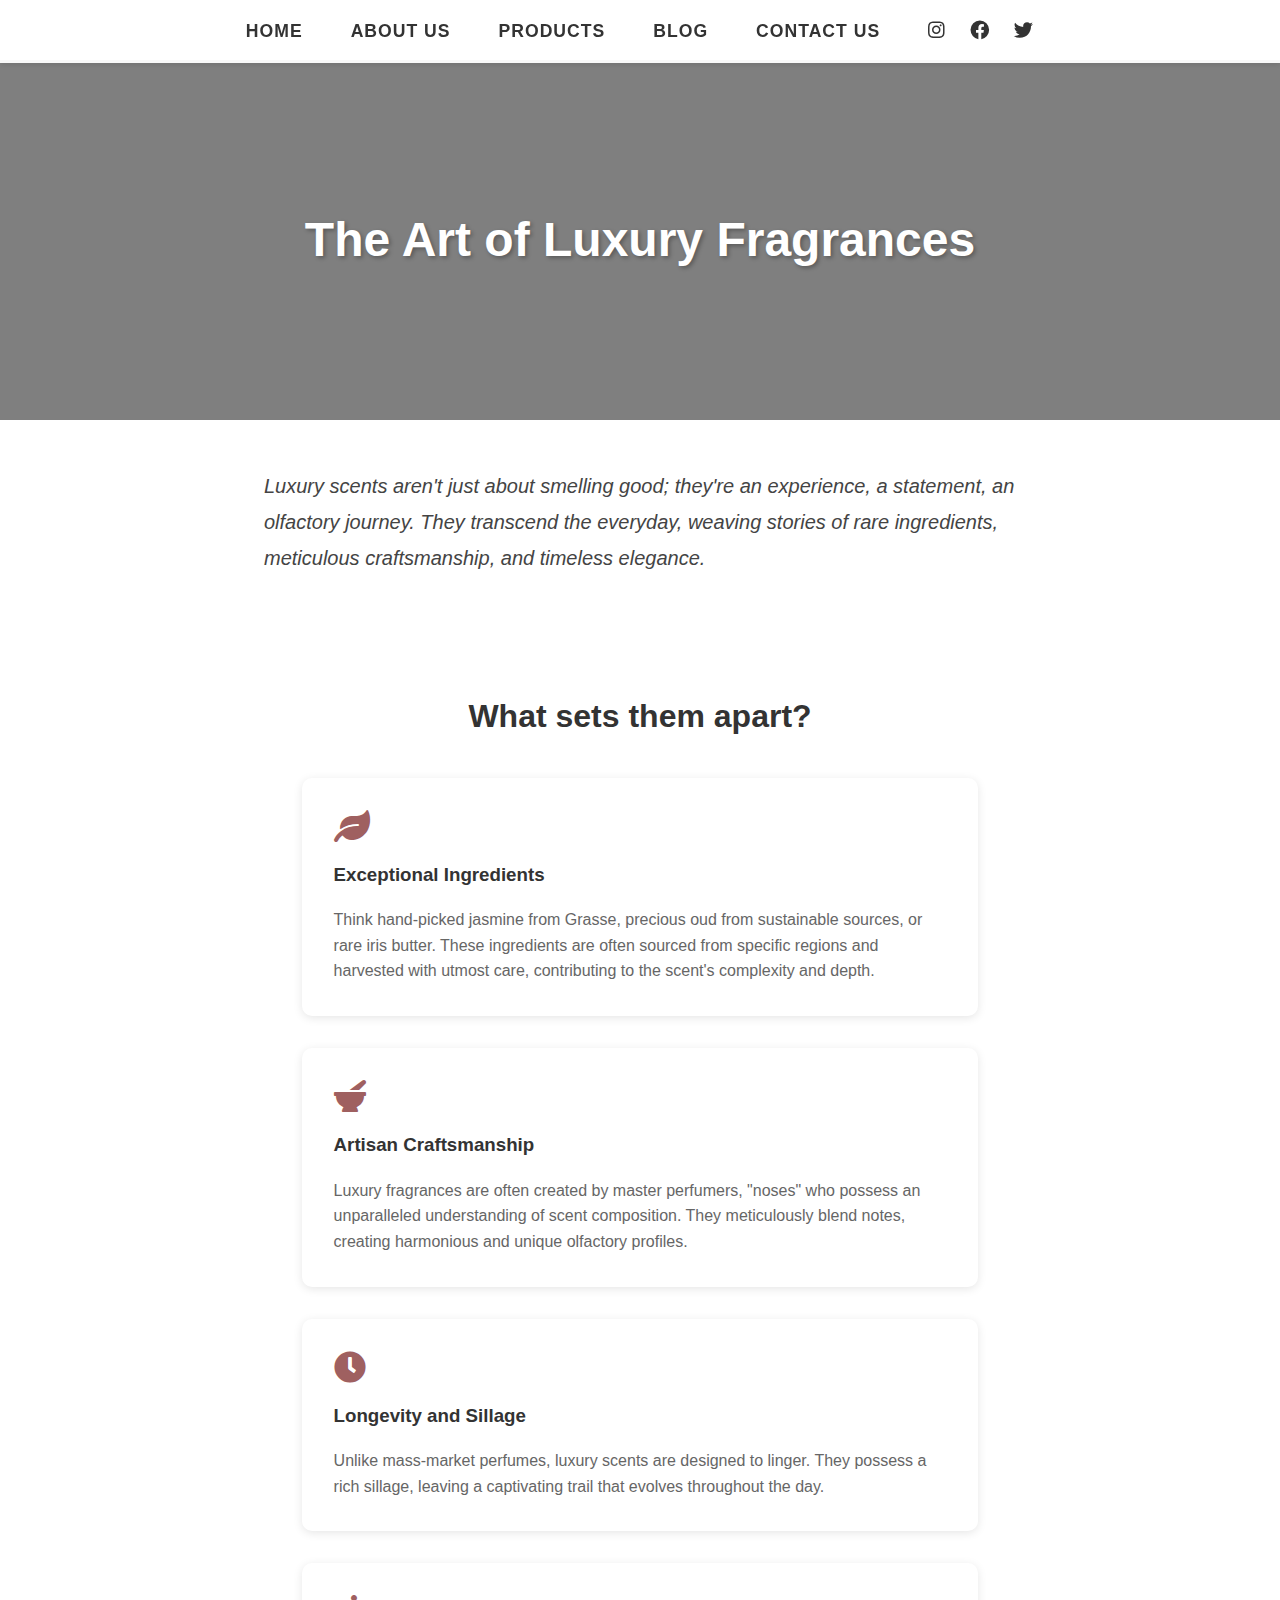
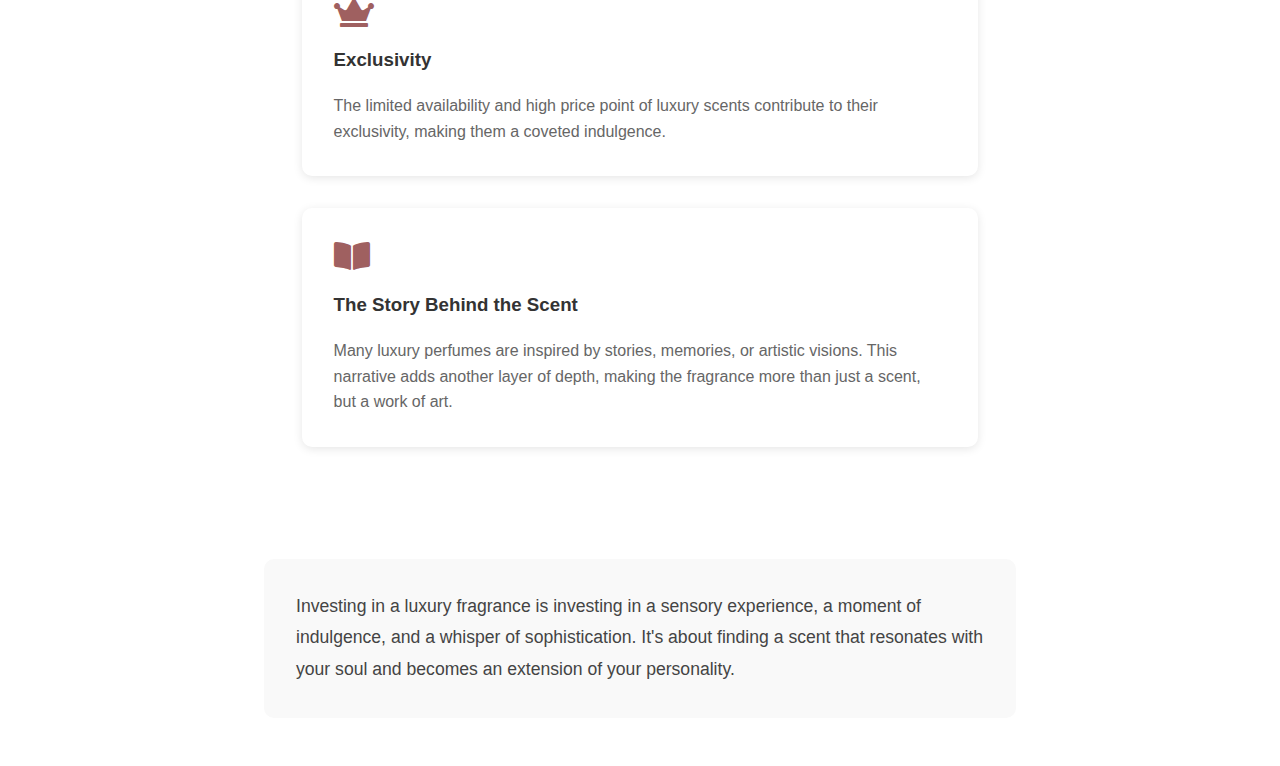
<file: blog.html>
<!DOCTYPE html>
<html lang="en">
<head>
    <meta charset="UTF-8">
    <meta name="viewport" content="width=device-width, initial-scale=1.0">
    <title>Blog - Luxury Scents</title>
    <link rel="stylesheet" href="styles.css">
    <link rel="stylesheet" href="https://cdnjs.cloudflare.com/ajax/libs/font-awesome/5.15.4/css/all.min.css">
</head>
<body>
    <!-- Top Navigation -->
    <nav class="top-nav">
        <ul>
            <li><a href="index.html">Home</a></li>
            <li><a href="about.html">About Us</a></li>
            <li><a href="products.html">Products</a></li>
            <li><a href="blog.html">Blog</a></li>
            <li><a href="contact.html">Contact Us</a></li>
            <li class="social-icons">
                <a href="#"><i class="fab fa-instagram"></i></a>
                <a href="#"><i class="fab fa-facebook"></i></a>
                <a href="#"><i class="fab fa-twitter"></i></a>
            </li>
        </ul>
    </nav>

    <main class="blog-page">
        <div class="blog-hero">
            <h1>The Art of Luxury Fragrances</h1>
        </div>

        <article class="blog-content">
            <div class="blog-intro">
                <p class="lead-text">
                    Luxury scents aren't just about smelling good; they're an experience, a statement, an olfactory journey. They transcend the everyday, weaving stories of rare ingredients, meticulous craftsmanship, and timeless elegance.
                </p>
            </div>

            <section class="blog-section">
                <h2>What sets them apart?</h2>
                <div class="feature-list">
                    <div class="feature-item">
                        <i class="fas fa-leaf"></i>
                        <h3>Exceptional Ingredients</h3>
                        <p>Think hand-picked jasmine from Grasse, precious oud from sustainable sources, or rare iris butter. These ingredients are often sourced from specific regions and harvested with utmost care, contributing to the scent's complexity and depth.</p>
                    </div>

                    <div class="feature-item">
                        <i class="fas fa-mortar-pestle"></i>
                        <h3>Artisan Craftsmanship</h3>
                        <p>Luxury fragrances are often created by master perfumers, "noses" who possess an unparalleled understanding of scent composition. They meticulously blend notes, creating harmonious and unique olfactory profiles.</p>
                    </div>

                    <div class="feature-item">
                        <i class="fas fa-clock"></i>
                        <h3>Longevity and Sillage</h3>
                        <p>Unlike mass-market perfumes, luxury scents are designed to linger. They possess a rich sillage, leaving a captivating trail that evolves throughout the day.</p>
                    </div>

                    <div class="feature-item">
                        <i class="fas fa-crown"></i>
                        <h3>Exclusivity</h3>
                        <p>The limited availability and high price point of luxury scents contribute to their exclusivity, making them a coveted indulgence.</p>
                    </div>

                    <div class="feature-item">
                        <i class="fas fa-book-open"></i>
                        <h3>The Story Behind the Scent</h3>
                        <p>Many luxury perfumes are inspired by stories, memories, or artistic visions. This narrative adds another layer of depth, making the fragrance more than just a scent, but a work of art.</p>
                    </div>
                </div>
            </section>

            <div class="blog-conclusion">
                <p>Investing in a luxury fragrance is investing in a sensory experience, a moment of indulgence, and a whisper of sophistication. It's about finding a scent that resonates with your soul and becomes an extension of your personality.</p>
            </div>
        </article>
    </main>
</body>
</html>
</file>
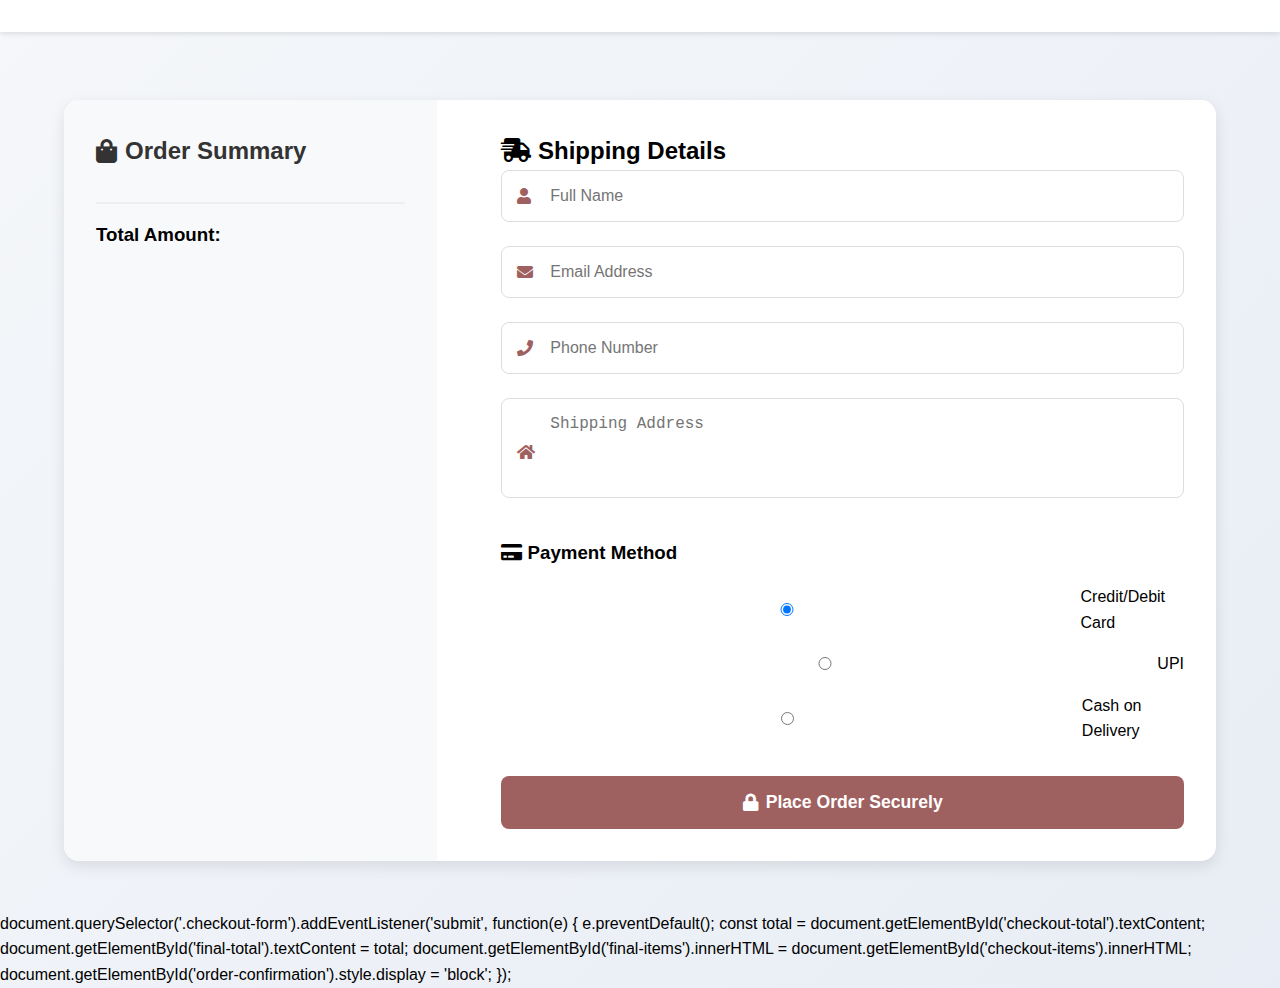
<file: checkout.html>
<!DOCTYPE html>
<html lang="en">
<head>
    <meta charset="UTF-8">
    <meta name="viewport" content="width=device-width, initial-scale=1.0">
    <title>Checkout - Luxury Scents</title>
    <link rel="stylesheet" href="styles.css">
    <link rel="stylesheet" href="https://cdnjs.cloudflare.com/ajax/libs/font-awesome/5.15.4/css/all.min.css">
</head>
<body class="checkout-body">
    <nav class="top-nav">
        <!-- Same updated navigation as above -->
    </nav>
    
    <main class="checkout-page">
        <div class="checkout-container">
            <div class="order-summary">
                <h2><i class="fas fa-shopping-bag"></i> Order Summary</h2>
                <div id="checkout-items"></div>
                <div class="checkout-total">
                    <h3>Total Amount: <span id="checkout-total"></span></h3>
                </div>
            </div>
            
            <div class="checkout-form-container">
                <h2><i class="fas fa-shipping-fast"></i> Shipping Details</h2>
                <form class="checkout-form">
                    <div class="form-group">
                        <input type="text" placeholder="Full Name" required>
                        <i class="fas fa-user"></i>
                    </div>
                    <div class="form-group">
                        <input type="email" placeholder="Email Address" required>
                        <i class="fas fa-envelope"></i>
                    </div>
                    <div class="form-group">
                        <input type="tel" placeholder="Phone Number" required>
                        <i class="fas fa-phone"></i>
                    </div>
                    <div class="form-group">
                        <textarea placeholder="Shipping Address" required></textarea>
                        <i class="fas fa-home"></i>
                    </div>
                    <div class="payment-options">
                        <h3><i class="fas fa-credit-card"></i> Payment Method</h3>
                        <div class="payment-methods">
                            <label>
                                <input type="radio" name="payment" value="card" checked>
                                Credit/Debit Card
                            </label>
                            <label>
                                <input type="radio" name="payment" value="upi">
                                UPI
                            </label>
                            <label>
                                <input type="radio" name="payment" value="cod">
                                Cash on Delivery
                            </label>
                        </div>
                    </div>
                    <button type="submit" class="checkout-btn">
                        <i class="fas fa-lock"></i> Place Order Securely
                    </button>
                </form>
            </div>
        </div>
    </main>
    
<div id="order-confirmation" class="modal">
    <div class="modal-content confirmation">
        <i class="fas fa-check-circle"></i>
        <h2>Order Confirmed!</h2>
        <div class="order-details">
            <p>Thank you for your purchase!</p>
            <div id="final-items"></div>
            <div class="final-total">
                <h3>Total Amount: <span id="final-total"></span></h3>
            </div>
        </div>
        <p class="confirmation-message">You will receive an email confirmation shortly.</p>
        <button class="btn" onclick="window.location.href='index.html'">Continue Shopping</button>
    </div>
</div>

document.querySelector('.checkout-form').addEventListener('submit', function(e) {
    e.preventDefault();
    const total = document.getElementById('checkout-total').textContent;
    document.getElementById('final-total').textContent = total;
    document.getElementById('final-items').innerHTML = document.getElementById('checkout-items').innerHTML;
    document.getElementById('order-confirmation').style.display = 'block';
});
</script>
</body>
</html>
</file>
<file: styles.css>
/* Reset default styles */
* {
    margin: 0;
    padding: 0;
    box-sizing: border-box;
}

body {
    font-family: 'Arial', sans-serif;
    line-height: 1.6;
}

/* Top Navigation Styles */
.top-nav {
    position: fixed;
    top: 0;
    left: 0;
    width: 100%;
    background-color: rgba(255, 255, 255, 0.95);
    z-index: 1000;
    padding: 1rem 0;
    box-shadow: 0 2px 5px rgba(0,0,0,0.1);
}

.top-nav ul {
    display: flex;
    justify-content: center;
    align-items: center;
    list-style: none;
    gap: 3rem;
}

.top-nav a {
    text-decoration: none;
    color: #333;
    font-weight: 600;
    font-size: 1.1rem;
    text-transform: uppercase;
    letter-spacing: 1px;
    transition: color 0.3s;
}

.top-nav a:hover {
    color: #9f6060;
}

/* Hero Section Styles */
.products-hero {
    margin-top: 60px;
    height: 60vh;
    background: url('https://image.pollinations.ai/prompt/luxury,perfume,display,elegant,golden') no-repeat center center;
    background-size: cover;
    display: flex;
    flex-direction: column;
    align-items: center;
    justify-content: center;
    color: white;
    position: relative;
    text-align: center;
}

.products-hero::before {
    content: '';
    position: absolute;
    top: 0;
    left: 0;
    right: 0;
    bottom: 0;
    background: rgba(0, 0, 0, 0.4);
}

.products-hero h1, .products-hero p {
    position: relative;
    z-index: 1;
}

.products-hero h1 {
    font-size: 4rem;
    margin-bottom: 1rem;
    font-weight: 800;
    text-transform: uppercase;
    letter-spacing: 2px;
    text-shadow: 2px 2px 4px rgba(0,0,0,0.3);
}

.products-hero p {
    font-size: 2rem;
    font-weight: 600;
    text-shadow: 1px 1px 3px rgba(0,0,0,0.3);
}

/* Update the Products Grid styles */
.products-grid {
    background-color: #faf7f7;
    padding: 4rem 5%;
    display: grid;
    grid-template-columns: repeat(3, 1fr); /* Fixed 3 columns */
    gap: 2rem;
    max-width: 1400px;
    margin: 0 auto;
}

/* Responsive adjustments */
@media (max-width: 1200px) {
    .products-grid {
        grid-template-columns: repeat(2, 1fr); /* 2 columns on medium screens */
    }
}

@media (max-width: 768px) {
    .products-grid {
        grid-template-columns: 1fr; /* 1 column on mobile */
        padding: 2rem;
    }
}

/* Product Item styles to ensure consistent sizing */
.product-item {
    background: white;
    border-radius: 15px;
    padding: 1.5rem;
    transition: transform 0.3s, box-shadow 0.3s;
    display: flex;
    flex-direction: column;
    gap: 1rem;
    height: 100%; /* Ensure all items are same height */
}

.product-item img {
    width: 100%;
    height: 300px;
    object-fit: cover;
    border-radius: 10px;
}

/* Optional: Add some spacing between rows */
.products-grid::after {
    content: '';
    grid-column: 1 / -1;
    height: 2rem;
}
/* Footer Styles */
footer {
    background-color: #333;
    color: white;
    padding: 3rem 5%;
    margin-top: 2rem;
}

.footer-content {
    display: grid;
    grid-template-columns: repeat(auto-fit, minmax(200px, 1fr));
    gap: 2rem;
}

.social-links {
    display: flex;
    gap: 1rem;
}

.social-links a {
    color: white;
    text-decoration: none;
    transition: opacity 0.3s;
}

.social-links a:hover {
    opacity: 0.8;
}

.copyright {
    text-align: center;
    margin-top: 2rem;
    padding-top: 2rem;
    border-top: 1px solid rgba(255,255,255,0.1);
}

/* Responsive Design */
@media (max-width: 768px) {
    .top-nav ul {
        gap: 1.5rem;
        padding: 0 1rem;
    }

    .top-nav a {
        font-size: 0.9rem;
    }

    .products-hero h1 {
        font-size: 2.5rem;
    }

    .products-hero p {
        font-size: 1.5rem;
    }

    .products-grid {
        grid-template-columns: repeat(auto-fit, minmax(250px, 1fr));
        padding: 2rem;
    }

    .product-item img {
        height: 250px;
    }
}

@media (max-width: 480px) {
    .top-nav ul {
        gap: 1rem;
    }

    .top-nav a {
        font-size: 0.8rem;
    }
}
/* Modal Styles */
.modal {
    display: none;
    position: fixed;
    top: 0;
    left: 0;
    width: 100%;
    height: 100%;
    background-color: rgba(0,0,0,0.7);
    z-index: 2000;
}

.modal-content {
    background-color: white;
    margin: 15% auto;
    padding: 2rem;
    width: 80%;
    max-width: 600px;
    border-radius: 10px;
}

.cart-item {
    display: flex;
    justify-content: space-between;
    padding: 1rem 0;
    border-bottom: 1px solid #eee;
}

.cart-total {
    margin: 2rem 0;
    text-align: right;
}

.checkout-btn {
    background: #4CAF50;
}

.checkout-btn:hover {
    background: #45a049;
}

.close-btn {
    margin-left: 1rem;
}

/* Blog Section Styles */
.blog-section {
    padding: 4rem 5%;
    background-color: #fff;
}

.blog-content {
    max-width: 800px;
    margin: 0 auto;
    line-height: 1.8;
}

.blog-content h2 {
    margin-bottom: 2rem;
    text-align: center;
}

.blog-content ul {
    list-style: none;
    margin: 2rem 0;
}

.blog-content li {
    margin-bottom: 1.5rem;
    padding-left: 1.5rem;
    position: relative;
}

.blog-content li:before {
    content: "•";
    color: #9f6060;
    position: absolute;
    left: 0;
}
/* Social Icons in Navigation */
.social-icons {
    display: flex;
    gap: 1.5rem;
}

.social-icons a {
    font-size: 1.2rem;
    transition: color 0.3s;
}

.social-icons a:hover {
    color: #9f6060;
}

/* Checkout Page Styles */
.checkout-body {
    background: linear-gradient(135deg, #f5f7fa 0%, #e8edf5 100%);
}

.checkout-page {
    padding: 100px 5% 50px;
    min-height: 100vh;
}

.checkout-container {
    max-width: 1200px;
    margin: 0 auto;
    display: grid;
    grid-template-columns: 1fr 2fr;
    gap: 2rem;
    background: white;
    border-radius: 15px;
    box-shadow: 0 5px 15px rgba(0,0,0,0.1);
    overflow: hidden;
}

.order-summary {
    background: #f8f9fa;
    padding: 2rem;
}

.order-summary h2 {
    color: #333;
    margin-bottom: 1.5rem;
    display: flex;
    align-items: center;
    gap: 0.5rem;
}

.checkout-total {
    margin-top: 2rem;
    padding-top: 1rem;
    border-top: 2px solid #eee;
}

.checkout-form-container {
    padding: 2rem;
}

.form-group {
    position: relative;
    margin-bottom: 1.5rem;
}

.form-group i {
    position: absolute;
    left: 1rem;
    top: 50%;
    transform: translateY(-50%);
    color: #9f6060;
}

.checkout-form input,
.checkout-form textarea {
    width: 100%;
    padding: 1rem 1rem 1rem 3rem;
    border: 1px solid #ddd;
    border-radius: 8px;
    font-size: 1rem;
    transition: border-color 0.3s;
}

.checkout-form textarea {
    height: 100px;
    resize: none;
}

.checkout-form input:focus,
.checkout-form textarea:focus {
    border-color: #9f6060;
    outline: none;
}

.payment-options {
    margin: 2rem 0;
}

.payment-methods {
    display: grid;
    gap: 1rem;
    margin-top: 1rem;
}

.payment-methods label {
    display: flex;
    align-items: center;
    gap: 0.5rem;
    cursor: pointer;
}

.checkout-btn {
    width: 100%;
    padding: 1rem;
    background: #9f6060;
    color: white;
    border: none;
    border-radius: 8px;
    font-size: 1.1rem;
    font-weight: 600;
    cursor: pointer;
    display: flex;
    align-items: center;
    justify-content: center;
    gap: 0.5rem;
    transition: background 0.3s;
}

.checkout-btn:hover {
    background: #7d4b4b;
}

/* Responsive Design for Checkout */
@media (max-width: 968px) {
    .checkout-container {
        grid-template-columns: 1fr;
    }
}

@media (max-width: 480px) {
    .checkout-page {
        padding: 80px 1rem 2rem;
    }
    
    .checkout-form input,
    .checkout-form textarea {
        font-size: 0.9rem;
    }
}
/* Blog Page Styles */
.blog-page {
    padding-top: 60px;
}

.blog-hero {
    height: 40vh;
    background: url('https://image.pollinations.ai/prompt/luxury,perfume,elegant,display') no-repeat center center;
    background-size: cover;
    display: flex;
    align-items: center;
    justify-content: center;
    position: relative;
    color: white;
    text-align: center;
    padding: 2rem;
}

.blog-hero::before {
    content: '';
    position: absolute;
    top: 0;
    left: 0;
    right: 0;
    bottom: 0;
    background: rgba(0, 0, 0, 0.5);
}

.blog-hero h1 {
    position: relative;
    z-index: 1;
    font-size: 3rem;
    font-weight: 800;
    text-shadow: 2px 2px 4px rgba(0,0,0,0.3);
}

.blog-content {
    max-width: 800px;
    margin: 0 auto;
    padding: 3rem 1.5rem;
}

.lead-text {
    font-size: 1.25rem;
    line-height: 1.8;
    color: #444;
    margin-bottom: 2rem;
    font-style: italic;
}

.blog-section {
    margin: 3rem 0;
}

.blog-section h2 {
    text-align: center;
    margin-bottom: 2rem;
    color: #333;
    font-size: 2rem;
}

.feature-list {
    display: grid;
    gap: 2rem;
}

.feature-item {
    background: white;
    padding: 2rem;
    border-radius: 10px;
    box-shadow: 0 2px 10px rgba(0,0,0,0.1);
    transition: transform 0.3s;
}

.feature-item:hover {
    transform: translateY(-5px);
}

.feature-item i {
    font-size: 2rem;
    color: #9f6060;
    margin-bottom: 1rem;
}

.feature-item h3 {
    color: #333;
    margin-bottom: 1rem;
}

.feature-item p {
    color: #666;
    line-height: 1.6;
}

.blog-conclusion {
    margin-top: 3rem;
    padding: 2rem;
    background: #f9f9f9;
    border-radius: 10px;
    font-size: 1.1rem;
    line-height: 1.8;
    color: #444;
}

/* Responsive Design for Blog */
@media (max-width: 768px) {
    .blog-hero h1 {
        font-size: 2rem;
    }

    .blog-content {
        padding: 2rem 1rem;
    }

    .lead-text {
        font-size: 1.1rem;
    }

    .feature-item {
        padding: 1.5rem;
    }
}
</file>
